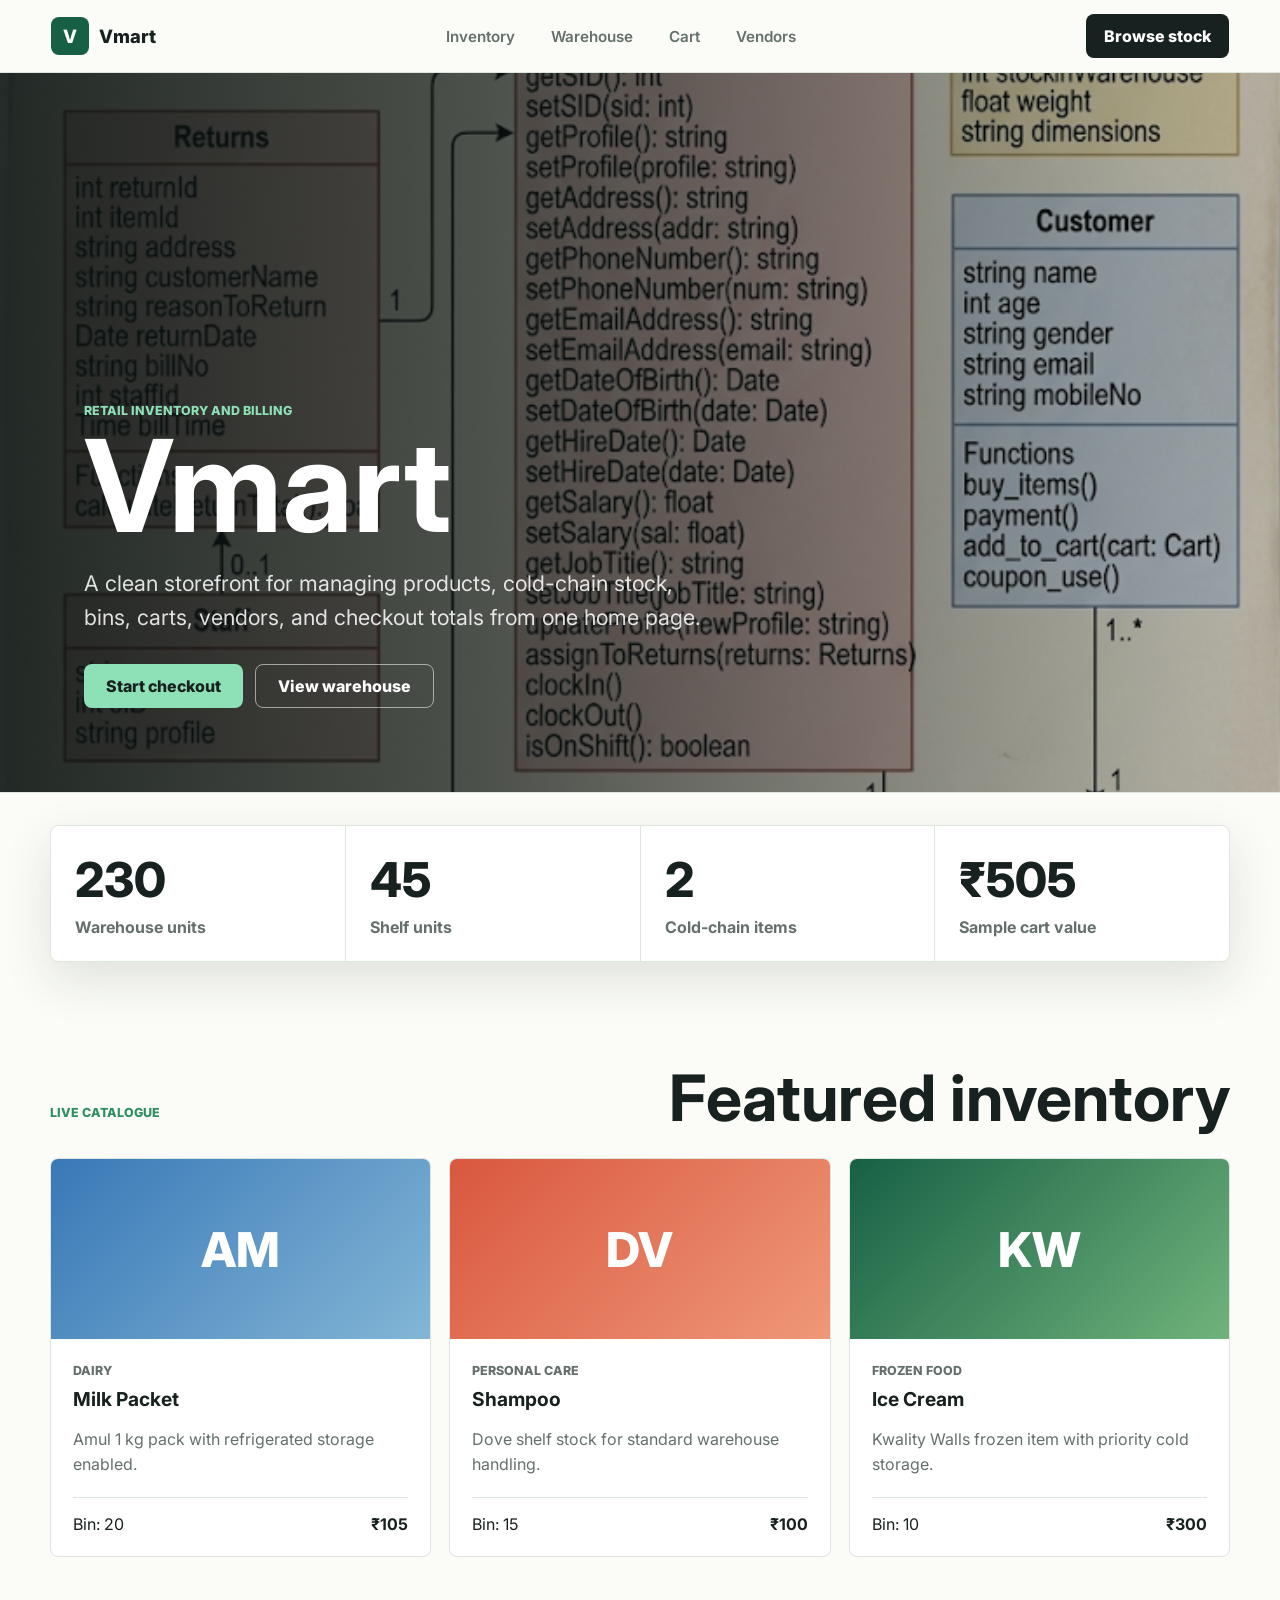
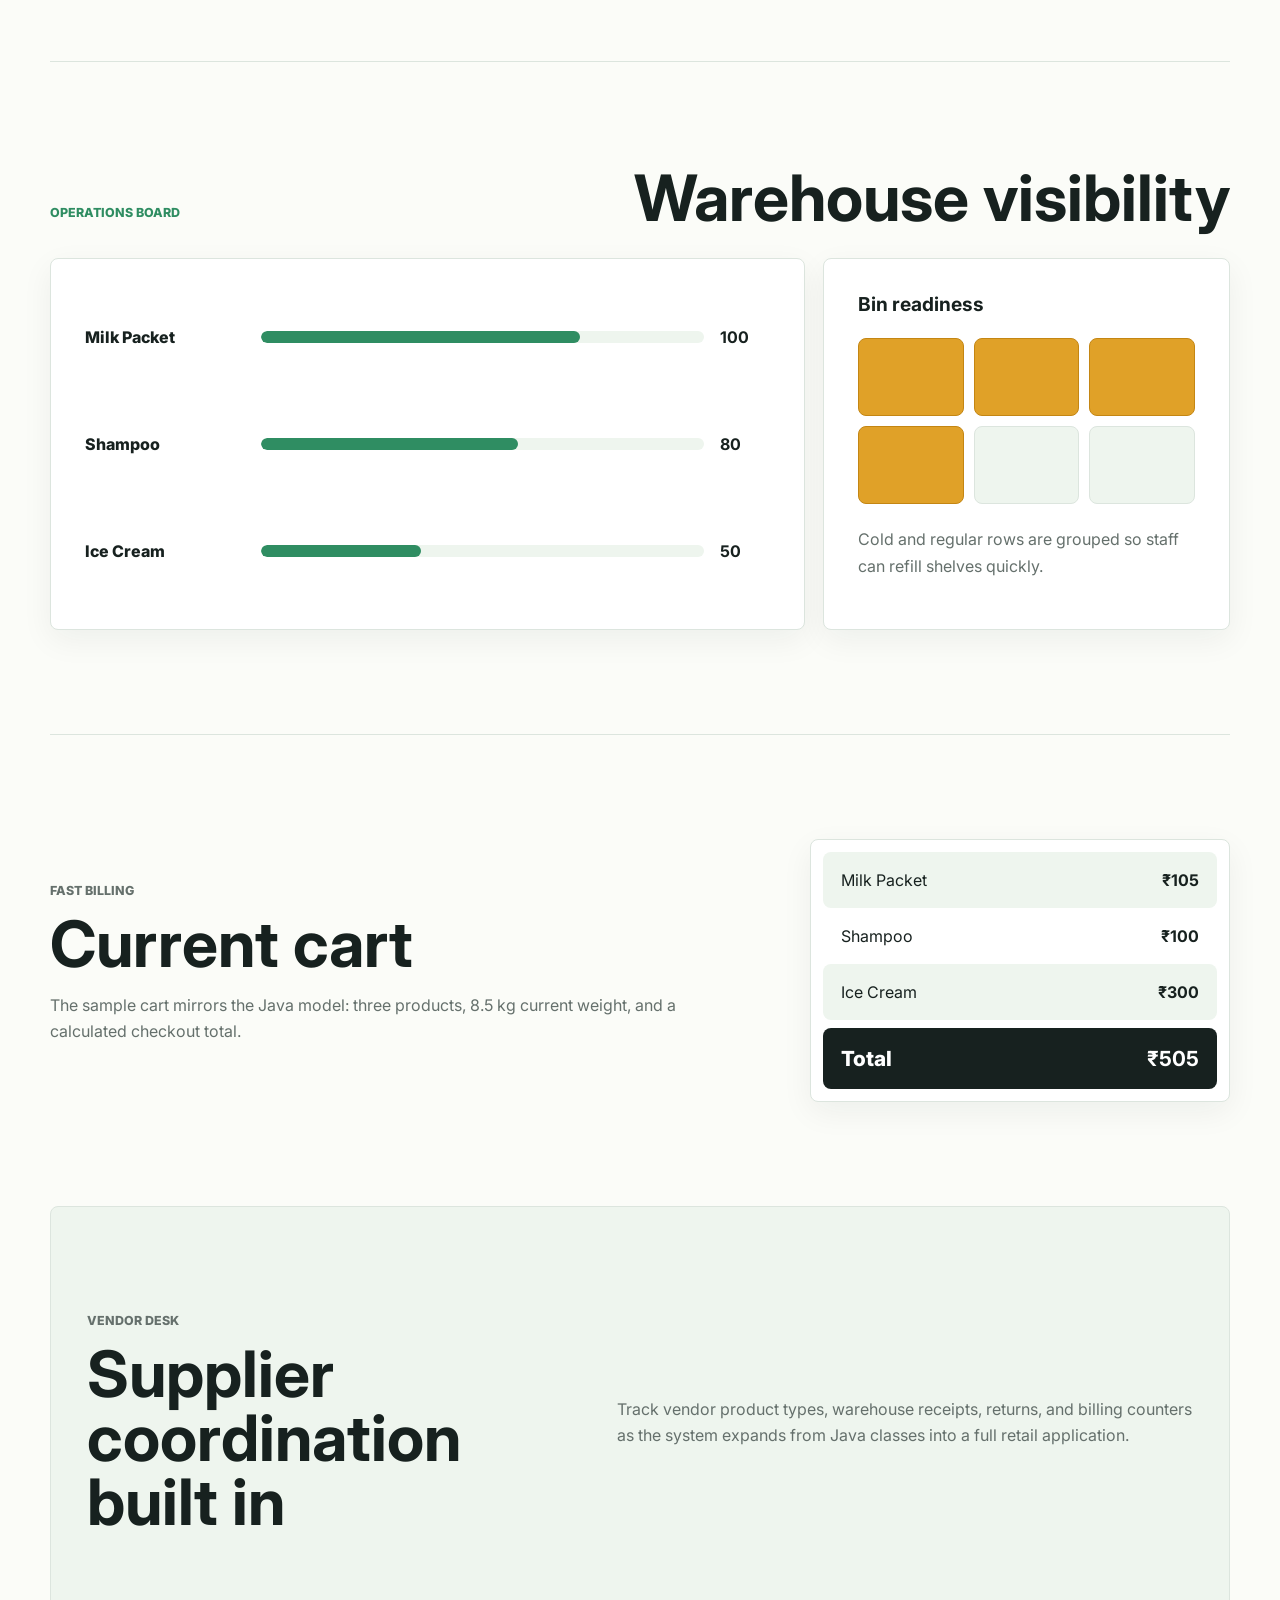
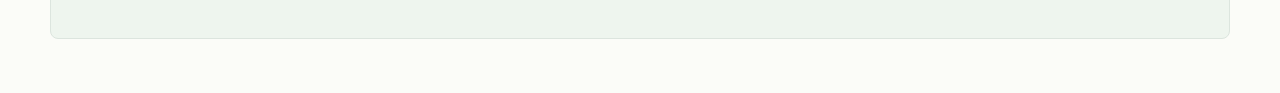
<file: src/main/resources/resources/index.html>
<!DOCTYPE html>
<html lang="en">
<head>
    <meta charset="UTF-8">
    <meta name="viewport" content="width=device-width, initial-scale=1.0">
    <title>Vmart | Smart Retail Inventory</title>
    <link rel="preconnect" href="https://fonts.googleapis.com">
    <link rel="preconnect" href="https://fonts.gstatic.com" crossorigin>
    <link href="https://fonts.googleapis.com/css2?family=Inter:wght@400;500;600;700;800&display=swap" rel="stylesheet">
    <link rel="stylesheet" href="style.css">
</head>
<body>
<header class="site-header">
    <a class="brand" href="#" aria-label="Vmart home">
        <span class="brand-mark">V</span>
        <span>Vmart</span>
    </a>
    <nav class="nav-links" aria-label="Primary navigation">
        <a href="#inventory">Inventory</a>
        <a href="#warehouse">Warehouse</a>
        <a href="#cart">Cart</a>
        <a href="#vendors">Vendors</a>
    </nav>
    <a class="header-action" href="#inventory">Browse stock</a>
</header>

<main>
    <section class="hero">
        <div class="hero-media" aria-hidden="true">
            <img src="../../img.png" alt="">
        </div>
        <div class="hero-content">
            <p class="eyebrow">Retail inventory and billing</p>
            <h1>Vmart</h1>
            <p class="hero-copy">
                A clean storefront for managing products, cold-chain stock, bins, carts, vendors, and checkout totals from one home page.
            </p>
            <div class="hero-actions">
                <a class="primary-button" href="#cart">Start checkout</a>
                <a class="secondary-button" href="#warehouse">View warehouse</a>
            </div>
        </div>
    </section>

    <section class="metrics" aria-label="Store summary">
        <article>
            <span class="metric-value">230</span>
            <span class="metric-label">Warehouse units</span>
        </article>
        <article>
            <span class="metric-value">45</span>
            <span class="metric-label">Shelf units</span>
        </article>
        <article>
            <span class="metric-value">2</span>
            <span class="metric-label">Cold-chain items</span>
        </article>
        <article>
            <span class="metric-value">₹505</span>
            <span class="metric-label">Sample cart value</span>
        </article>
    </section>

    <section id="inventory" class="section-shell">
        <div class="section-heading">
            <p class="eyebrow">Live catalogue</p>
            <h2>Featured inventory</h2>
        </div>
        <div class="product-grid">
            <article class="product-card">
                <div class="product-visual dairy">AM</div>
                <div class="product-info">
                    <p class="product-type">Dairy</p>
                    <h3>Milk Packet</h3>
                    <p>Amul 1 kg pack with refrigerated storage enabled.</p>
                    <div class="product-meta">
                        <span>Bin: 20</span>
                        <strong>₹105</strong>
                    </div>
                </div>
            </article>

            <article class="product-card">
                <div class="product-visual care">DV</div>
                <div class="product-info">
                    <p class="product-type">Personal care</p>
                    <h3>Shampoo</h3>
                    <p>Dove shelf stock for standard warehouse handling.</p>
                    <div class="product-meta">
                        <span>Bin: 15</span>
                        <strong>₹100</strong>
                    </div>
                </div>
            </article>

            <article class="product-card">
                <div class="product-visual frozen">KW</div>
                <div class="product-info">
                    <p class="product-type">Frozen food</p>
                    <h3>Ice Cream</h3>
                    <p>Kwality Walls frozen item with priority cold storage.</p>
                    <div class="product-meta">
                        <span>Bin: 10</span>
                        <strong>₹300</strong>
                    </div>
                </div>
            </article>
        </div>
    </section>

    <section id="warehouse" class="operations">
        <div class="section-heading">
            <p class="eyebrow">Operations board</p>
            <h2>Warehouse visibility</h2>
        </div>
        <div class="operations-layout">
            <div class="stock-panel">
                <div class="stock-row">
                    <span>Milk Packet</span>
                    <div class="stock-track"><span style="width: 72%"></span></div>
                    <strong>100</strong>
                </div>
                <div class="stock-row">
                    <span>Shampoo</span>
                    <div class="stock-track"><span style="width: 58%"></span></div>
                    <strong>80</strong>
                </div>
                <div class="stock-row">
                    <span>Ice Cream</span>
                    <div class="stock-track"><span style="width: 36%"></span></div>
                    <strong>50</strong>
                </div>
            </div>
            <div class="bin-panel">
                <h3>Bin readiness</h3>
                <div class="bin-grid" aria-label="Bin rows">
                    <span class="filled"></span>
                    <span class="filled"></span>
                    <span class="filled"></span>
                    <span class="filled"></span>
                    <span></span>
                    <span></span>
                </div>
                <p>Cold and regular rows are grouped so staff can refill shelves quickly.</p>
            </div>
        </div>
    </section>

    <section id="cart" class="checkout">
        <div>
            <p class="eyebrow">Fast billing</p>
            <h2>Current cart</h2>
            <p>
                The sample cart mirrors the Java model: three products, 8.5 kg current weight, and a calculated checkout total.
            </p>
        </div>
        <div class="cart-card">
            <div class="cart-line">
                <span>Milk Packet</span>
                <strong>₹105</strong>
            </div>
            <div class="cart-line">
                <span>Shampoo</span>
                <strong>₹100</strong>
            </div>
            <div class="cart-line">
                <span>Ice Cream</span>
                <strong>₹300</strong>
            </div>
            <div class="cart-total">
                <span>Total</span>
                <strong>₹505</strong>
            </div>
        </div>
    </section>

    <section id="vendors" class="vendor-strip">
        <div>
            <p class="eyebrow">Vendor desk</p>
            <h2>Supplier coordination built in</h2>
        </div>
        <p>
            Track vendor product types, warehouse receipts, returns, and billing counters as the system expands from Java classes into a full retail application.
        </p>
    </section>
</main>
</body>
</html>
</file>
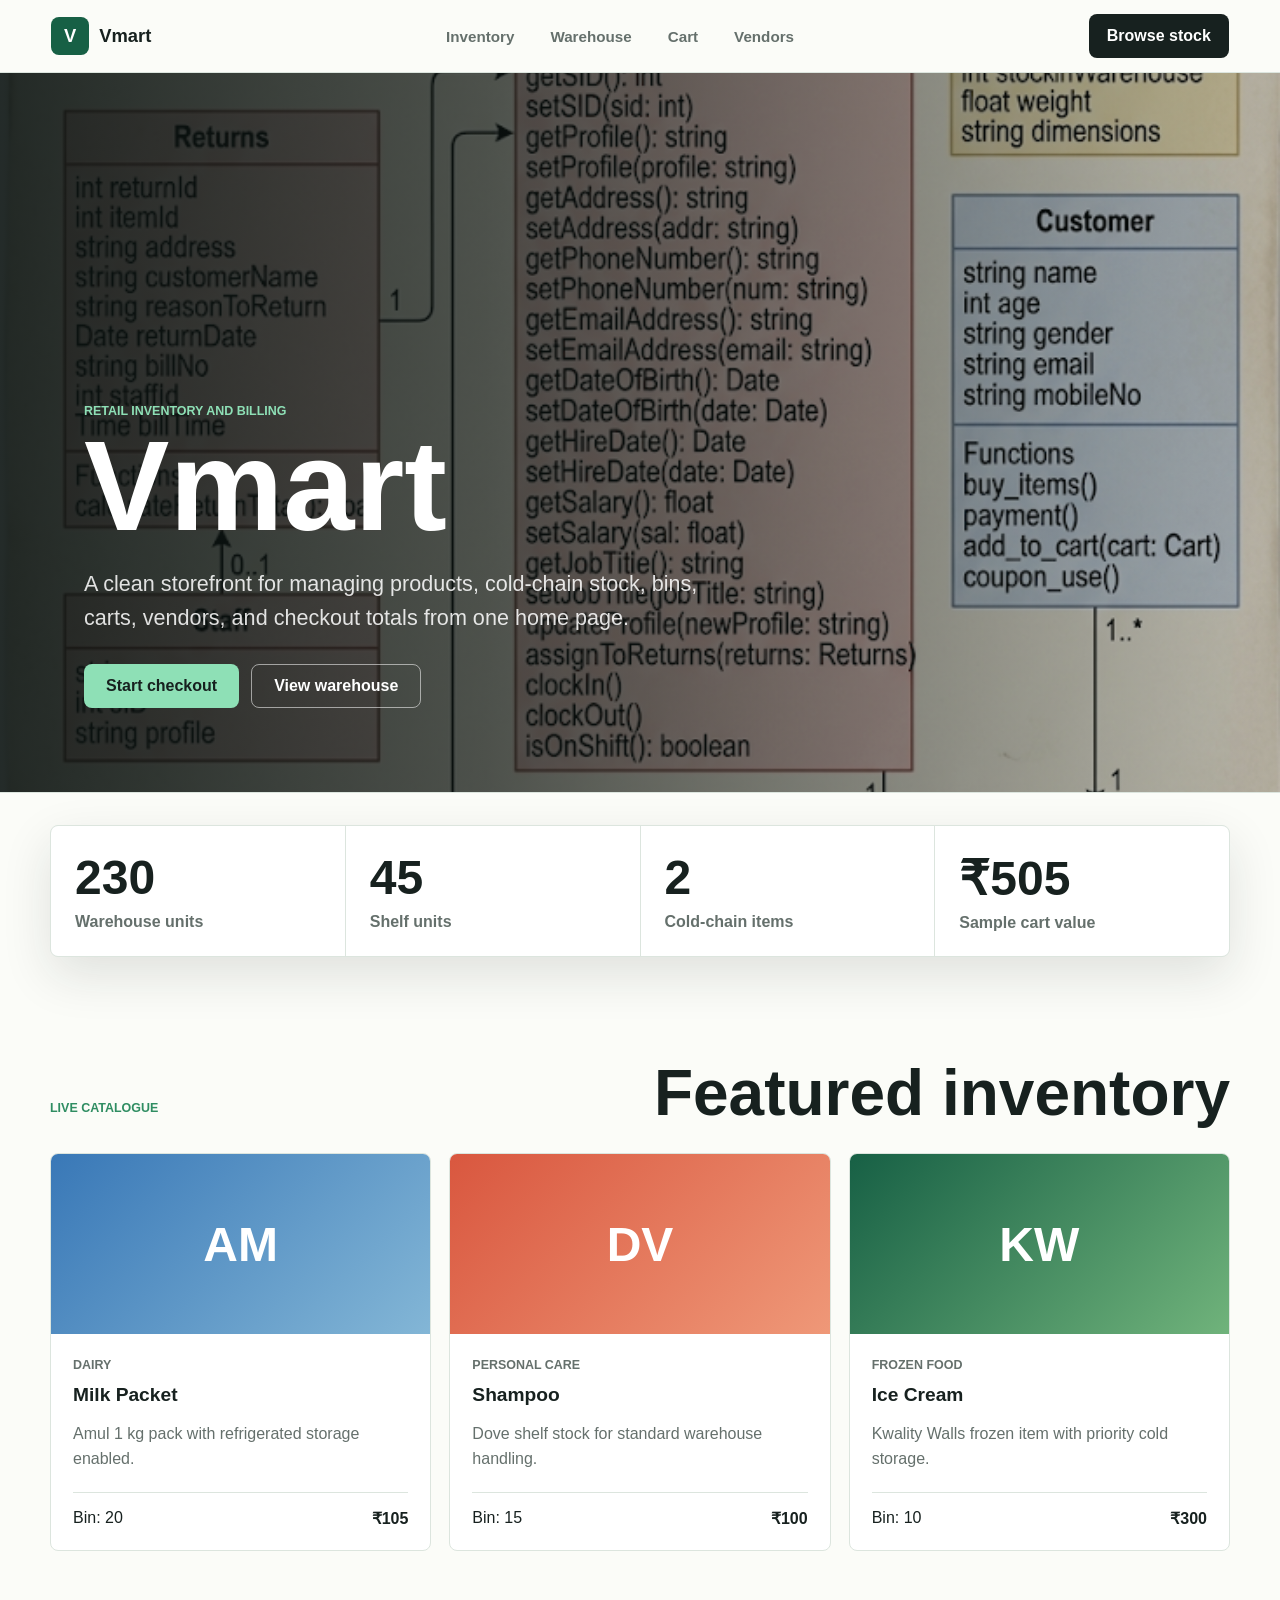
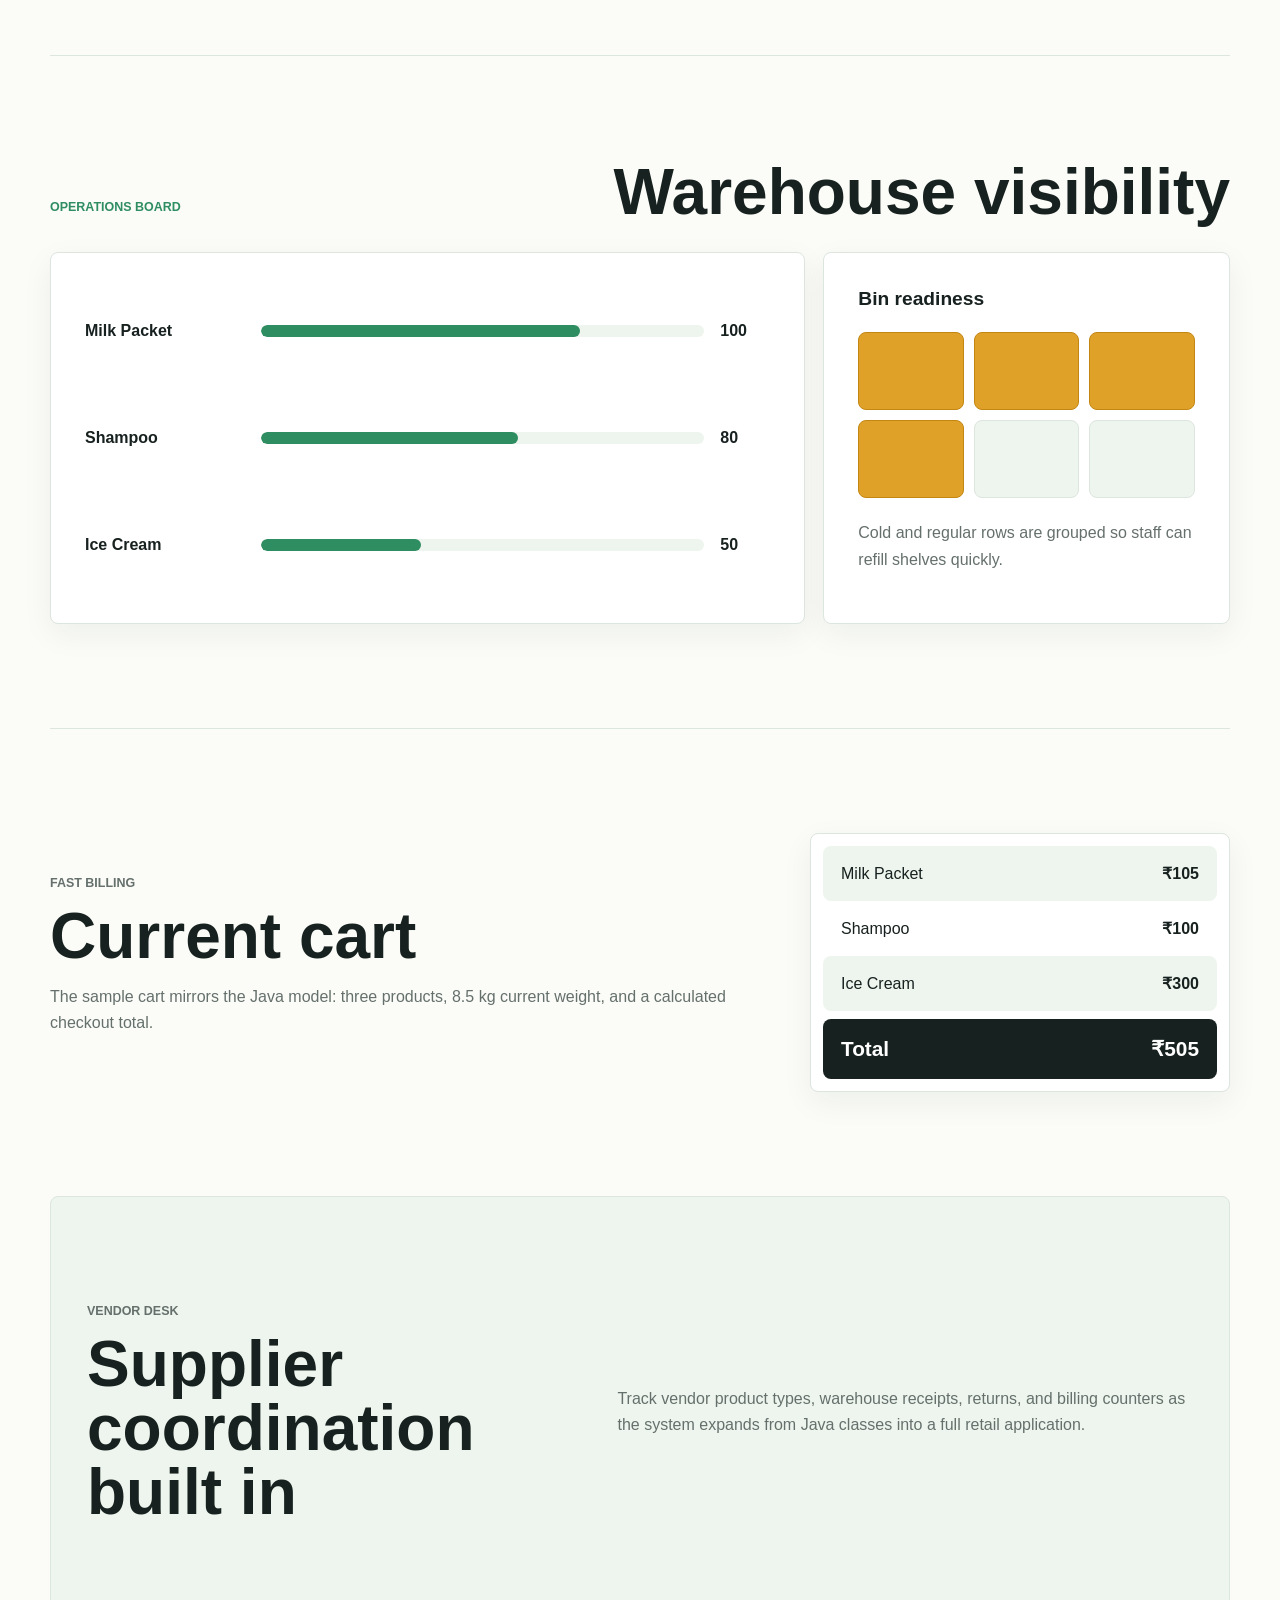
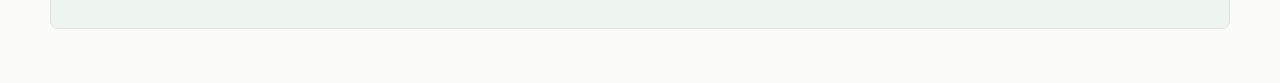
<file: src/main/resources/static/index.html>
<!DOCTYPE html>
<html lang="en">
<head>
  <meta charset="UTF-8">
  <meta name="viewport" content="width=device-width, initial-scale=1.0">
  <title>Vmart | Smart Retail Inventory</title>
  <link rel="stylesheet" href="style.css">
</head>
<body>
  <header class="site-header">
    <a class="brand" href="#" aria-label="Vmart home">
      <span class="brand-mark">V</span>
      <span>Vmart</span>
    </a>
    <nav class="nav-links" aria-label="Primary navigation">
      <a href="#inventory">Inventory</a>
      <a href="#warehouse">Warehouse</a>
      <a href="#cart">Cart</a>
      <a href="#vendors">Vendors</a>
    </nav>
    <a class="header-action" href="#inventory">Browse stock</a>
  </header>

  <main>
    <section class="hero">
      <div class="hero-media" aria-hidden="true">
        <img src="../../img.png" alt="">
      </div>
      <div class="hero-content">
        <p class="eyebrow">Retail inventory and billing</p>
        <h1>Vmart</h1>
        <p class="hero-copy">
          A clean storefront for managing products, cold-chain stock, bins, carts, vendors, and checkout totals from one home page.
        </p>
        <div class="hero-actions">
          <a class="primary-button" href="#cart">Start checkout</a>
          <a class="secondary-button" href="#warehouse">View warehouse</a>
        </div>
      </div>
    </section>

    <section class="metrics" aria-label="Store summary">
      <article>
        <span class="metric-value">230</span>
        <span class="metric-label">Warehouse units</span>
      </article>
      <article>
        <span class="metric-value">45</span>
        <span class="metric-label">Shelf units</span>
      </article>
      <article>
        <span class="metric-value">2</span>
        <span class="metric-label">Cold-chain items</span>
      </article>
      <article>
        <span class="metric-value">₹505</span>
        <span class="metric-label">Sample cart value</span>
      </article>
    </section>

    <section id="inventory" class="section-shell">
      <div class="section-heading">
        <p class="eyebrow">Live catalogue</p>
        <h2>Featured inventory</h2>
      </div>
      <div class="product-grid">
        <article class="product-card">
          <div class="product-visual dairy">AM</div>
          <div class="product-info">
            <p class="product-type">Dairy</p>
            <h3>Milk Packet</h3>
            <p>Amul 1 kg pack with refrigerated storage enabled.</p>
            <div class="product-meta">
              <span>Bin: 20</span>
              <strong>₹105</strong>
            </div>
          </div>
        </article>

        <article class="product-card">
          <div class="product-visual care">DV</div>
          <div class="product-info">
            <p class="product-type">Personal care</p>
            <h3>Shampoo</h3>
            <p>Dove shelf stock for standard warehouse handling.</p>
            <div class="product-meta">
              <span>Bin: 15</span>
              <strong>₹100</strong>
            </div>
          </div>
        </article>

        <article class="product-card">
          <div class="product-visual frozen">KW</div>
          <div class="product-info">
            <p class="product-type">Frozen food</p>
            <h3>Ice Cream</h3>
            <p>Kwality Walls frozen item with priority cold storage.</p>
            <div class="product-meta">
              <span>Bin: 10</span>
              <strong>₹300</strong>
            </div>
          </div>
        </article>
      </div>
    </section>

    <section id="warehouse" class="operations">
      <div class="section-heading">
        <p class="eyebrow">Operations board</p>
        <h2>Warehouse visibility</h2>
      </div>
      <div class="operations-layout">
        <div class="stock-panel">
          <div class="stock-row">
            <span>Milk Packet</span>
            <div class="stock-track"><span style="width: 72%"></span></div>
            <strong>100</strong>
          </div>
          <div class="stock-row">
            <span>Shampoo</span>
            <div class="stock-track"><span style="width: 58%"></span></div>
            <strong>80</strong>
          </div>
          <div class="stock-row">
            <span>Ice Cream</span>
            <div class="stock-track"><span style="width: 36%"></span></div>
            <strong>50</strong>
          </div>
        </div>
        <div class="bin-panel">
          <h3>Bin readiness</h3>
          <div class="bin-grid" aria-label="Bin rows">
            <span class="filled"></span>
            <span class="filled"></span>
            <span class="filled"></span>
            <span class="filled"></span>
            <span></span>
            <span></span>
          </div>
          <p>Cold and regular rows are grouped so staff can refill shelves quickly.</p>
        </div>
      </div>
    </section>

    <section id="cart" class="checkout">
      <div>
        <p class="eyebrow">Fast billing</p>
        <h2>Current cart</h2>
        <p>
          The sample cart mirrors the Java model: three products, 8.5 kg current weight, and a calculated checkout total.
        </p>
      </div>
      <div class="cart-card">
        <div class="cart-line">
          <span>Milk Packet</span>
          <strong>₹105</strong>
        </div>
        <div class="cart-line">
          <span>Shampoo</span>
          <strong>₹100</strong>
        </div>
        <div class="cart-line">
          <span>Ice Cream</span>
          <strong>₹300</strong>
        </div>
        <div class="cart-total">
          <span>Total</span>
          <strong>₹505</strong>
        </div>
      </div>
    </section>

    <section id="vendors" class="vendor-strip">
      <div>
        <p class="eyebrow">Vendor desk</p>
        <h2>Supplier coordination built in</h2>
      </div>
      <p>
        Track vendor product types, warehouse receipts, returns, and billing counters as the system expands from Java classes into a full retail application.
      </p>
    </section>
  </main>
</body>
</html>
</file>
<file: src/main/resources/resources/style.css>
:root {
    --ink: #17211f;
    --muted: #65706c;
    --line: #dce5de;
    --paper: #fbfcf8;
    --soft: #eef5ee;
    --mint: #2f8d62;
    --mint-dark: #176045;
    --coral: #d9573f;
    --gold: #e0a128;
    --blue: #3978b7;
    --shadow: 0 18px 50px rgba(23, 33, 31, 0.12);
}

* {
    box-sizing: border-box;
}

html {
    scroll-behavior: smooth;
}

body {
    margin: 0;
    background: var(--paper);
    color: var(--ink);
    font-family: Inter, Arial, sans-serif;
}

a {
    color: inherit;
    text-decoration: none;
}

.site-header {
    position: sticky;
    top: 0;
    z-index: 10;
    display: flex;
    align-items: center;
    justify-content: space-between;
    gap: 20px;
    min-height: 72px;
    padding: 14px clamp(18px, 4vw, 64px);
    background: rgba(251, 252, 248, 0.92);
    border-bottom: 1px solid var(--line);
    backdrop-filter: blur(16px);
}

.brand,
.nav-links,
.hero-actions,
.product-meta,
.cart-line,
.cart-total {
    display: flex;
    align-items: center;
}

.brand {
    gap: 10px;
    font-size: 1.15rem;
    font-weight: 800;
}

.brand-mark {
    display: grid;
    width: 38px;
    height: 38px;
    place-items: center;
    color: white;
    background: var(--mint-dark);
    border-radius: 8px;
}

.nav-links {
    gap: clamp(14px, 3vw, 36px);
    color: var(--muted);
    font-size: 0.95rem;
    font-weight: 600;
}

.nav-links a:hover {
    color: var(--mint-dark);
}

.header-action,
.primary-button,
.secondary-button {
    display: inline-flex;
    min-height: 44px;
    align-items: center;
    justify-content: center;
    border-radius: 8px;
    font-weight: 800;
}

.header-action {
    padding: 0 18px;
    color: white;
    background: var(--ink);
}

.hero {
    position: relative;
    min-height: min(720px, calc(100vh - 72px));
    display: grid;
    align-items: end;
    overflow: hidden;
    padding: clamp(34px, 7vw, 84px);
    border-bottom: 1px solid var(--line);
}

.hero::after {
    position: absolute;
    inset: 0;
    content: "";
    background: linear-gradient(90deg, rgba(12, 20, 18, 0.9) 0%, rgba(12, 20, 18, 0.72) 38%, rgba(12, 20, 18, 0.25) 100%);
}

.hero-media {
    position: absolute;
    inset: 0;
}

.hero-media img {
    width: 100%;
    height: 100%;
    object-fit: cover;
    filter: saturate(0.85) contrast(1.02);
}

.hero-content {
    position: relative;
    z-index: 1;
    max-width: 720px;
    color: white;
}

.eyebrow {
    margin: 0 0 10px;
    color: var(--mint);
    font-size: 0.78rem;
    font-weight: 800;
    letter-spacing: 0;
    text-transform: uppercase;
}

.hero .eyebrow {
    color: #8ee0b6;
}

h1,
h2,
h3,
p {
    overflow-wrap: anywhere;
}

h1 {
    margin: 0;
    font-size: clamp(4rem, 11vw, 8rem);
    line-height: 0.9;
    letter-spacing: 0;
}

h2 {
    margin: 0;
    font-size: clamp(2rem, 5vw, 4rem);
    line-height: 1;
    letter-spacing: 0;
}

h3 {
    margin: 0;
    font-size: 1.2rem;
    line-height: 1.2;
}

.hero-copy {
    max-width: 620px;
    margin: 24px 0 0;
    color: rgba(255, 255, 255, 0.86);
    font-size: clamp(1.05rem, 2vw, 1.35rem);
    line-height: 1.55;
}

.hero-actions {
    flex-wrap: wrap;
    gap: 12px;
    margin-top: 30px;
}

.primary-button,
.secondary-button {
    padding: 0 22px;
}

.primary-button {
    color: var(--ink);
    background: #8ee0b6;
}

.secondary-button {
    color: white;
    border: 1px solid rgba(255, 255, 255, 0.54);
}

.metrics,
.section-shell,
.operations,
.checkout,
.vendor-strip {
    width: min(1180px, calc(100% - 36px));
    margin: 0 auto;
}

.metrics {
    display: grid;
    grid-template-columns: repeat(4, 1fr);
    gap: 1px;
    overflow: hidden;
    margin-top: 32px;
    background: var(--line);
    border: 1px solid var(--line);
    border-radius: 8px;
    box-shadow: var(--shadow);
}

.metrics article {
    min-height: 126px;
    padding: 24px;
    background: white;
}

.metric-value,
.metric-label {
    display: block;
}

.metric-value {
    font-size: clamp(1.9rem, 4vw, 3rem);
    font-weight: 800;
}

.metric-label {
    margin-top: 8px;
    color: var(--muted);
    font-weight: 700;
}

.section-shell,
.operations,
.checkout,
.vendor-strip {
    padding: clamp(58px, 9vw, 104px) 0;
}

.section-heading {
    display: flex;
    align-items: end;
    justify-content: space-between;
    gap: 24px;
    margin-bottom: 28px;
}

.product-grid {
    display: grid;
    grid-template-columns: repeat(3, 1fr);
    gap: 18px;
}

.product-card {
    display: grid;
    grid-template-rows: 180px 1fr;
    overflow: hidden;
    background: white;
    border: 1px solid var(--line);
    border-radius: 8px;
}

.product-visual {
    display: grid;
    place-items: center;
    color: white;
    font-size: 3rem;
    font-weight: 800;
}

.product-visual.dairy {
    background: linear-gradient(135deg, var(--blue), #83b6d6);
}

.product-visual.care {
    background: linear-gradient(135deg, var(--coral), #ef9878);
}

.product-visual.frozen {
    background: linear-gradient(135deg, var(--mint-dark), #70b37b);
}

.product-info {
    padding: 22px;
}

.product-info p {
    color: var(--muted);
    line-height: 1.55;
}

.product-type {
    margin: 0 0 8px;
    color: var(--mint-dark);
    font-size: 0.78rem;
    font-weight: 800;
    text-transform: uppercase;
}

.product-meta {
    justify-content: space-between;
    gap: 14px;
    margin-top: 20px;
    padding-top: 16px;
    border-top: 1px solid var(--line);
}

.operations {
    border-top: 1px solid var(--line);
    border-bottom: 1px solid var(--line);
}

.operations-layout {
    display: grid;
    grid-template-columns: minmax(0, 1.3fr) minmax(280px, 0.7fr);
    gap: 18px;
}

.stock-panel,
.bin-panel,
.cart-card {
    background: white;
    border: 1px solid var(--line);
    border-radius: 8px;
    box-shadow: 0 10px 32px rgba(23, 33, 31, 0.06);
}

.stock-panel {
    display: grid;
    gap: 18px;
    padding: clamp(20px, 4vw, 34px);
}

.stock-row {
    display: grid;
    grid-template-columns: minmax(110px, 160px) 1fr 50px;
    align-items: center;
    gap: 16px;
    font-weight: 800;
}

.stock-track {
    height: 12px;
    overflow: hidden;
    background: var(--soft);
    border-radius: 999px;
}

.stock-track span {
    display: block;
    height: 100%;
    background: var(--mint);
    border-radius: inherit;
}

.bin-panel {
    padding: clamp(20px, 4vw, 34px);
}

.bin-grid {
    display: grid;
    grid-template-columns: repeat(3, 1fr);
    gap: 10px;
    margin: 22px 0;
}

.bin-grid span {
    aspect-ratio: 1.35;
    background: var(--soft);
    border: 1px solid var(--line);
    border-radius: 8px;
}

.bin-grid .filled {
    background: var(--gold);
    border-color: #c48613;
}

.bin-panel p,
.checkout p,
.vendor-strip p {
    color: var(--muted);
    line-height: 1.65;
}

.checkout {
    display: grid;
    grid-template-columns: minmax(0, 1fr) minmax(300px, 420px);
    align-items: center;
    gap: clamp(28px, 7vw, 82px);
}

.cart-card {
    padding: 12px;
}

.cart-line,
.cart-total {
    justify-content: space-between;
    gap: 16px;
    padding: 18px;
    border-radius: 8px;
}

.cart-line:nth-child(odd) {
    background: var(--soft);
}

.cart-total {
    margin-top: 8px;
    color: white;
    background: var(--ink);
    font-size: 1.3rem;
    font-weight: 800;
}

.vendor-strip {
    display: grid;
    grid-template-columns: 0.8fr 1fr;
    gap: clamp(22px, 6vw, 70px);
    align-items: center;
    margin-bottom: 54px;
    padding-inline: clamp(20px, 4vw, 36px);
    background: #eef5ee;
    border: 1px solid var(--line);
    border-radius: 8px;
}

@media (max-width: 840px) {
    .site-header {
        align-items: flex-start;
        flex-direction: column;
    }

    .nav-links {
        width: 100%;
        overflow-x: auto;
        padding-bottom: 4px;
    }

    .header-action {
        display: none;
    }

    .hero {
        min-height: 640px;
    }

    .hero::after {
        background: rgba(12, 20, 18, 0.78);
    }

    .metrics,
    .product-grid,
    .operations-layout,
    .checkout,
    .vendor-strip {
        grid-template-columns: 1fr;
    }

    .metrics {
        margin-top: 24px;
    }

    .section-heading {
        align-items: flex-start;
        flex-direction: column;
    }

    .stock-row {
        grid-template-columns: 1fr;
        gap: 9px;
    }
}

@media (max-width: 520px) {
    .hero {
        padding: 28px 18px;
    }

    .metrics,
    .section-shell,
    .operations,
    .checkout,
    .vendor-strip {
        width: min(100% - 24px, 1180px);
    }

    .product-card {
        grid-template-rows: 150px 1fr;
    }
}
</file>
<file: src/main/resources/static/style.css>
:root {
  --ink: #17211f;
  --muted: #65706c;
  --line: #dce5de;
  --paper: #fbfcf8;
  --soft: #eef5ee;
  --mint: #2f8d62;
  --mint-dark: #176045;
  --coral: #d9573f;
  --gold: #e0a128;
  --blue: #3978b7;
  --shadow: 0 18px 50px rgba(23, 33, 31, 0.12);
}

* {
  box-sizing: border-box;
}

html {
  scroll-behavior: smooth;
}

body {
  margin: 0;
  background: var(--paper);
  color: var(--ink);
  font-family: "Segoe UI", Arial, sans-serif;
}

a {
  color: inherit;
  text-decoration: none;
}

.site-header {
  position: sticky;
  top: 0;
  z-index: 10;
  display: flex;
  align-items: center;
  justify-content: space-between;
  gap: 20px;
  min-height: 72px;
  padding: 14px clamp(18px, 4vw, 64px);
  background: rgba(251, 252, 248, 0.92);
  border-bottom: 1px solid var(--line);
  backdrop-filter: blur(16px);
}

.brand,
.nav-links,
.hero-actions,
.product-meta,
.cart-line,
.cart-total {
  display: flex;
  align-items: center;
}

.brand {
  gap: 10px;
  font-size: 1.15rem;
  font-weight: 800;
}

.brand-mark {
  display: grid;
  width: 38px;
  height: 38px;
  place-items: center;
  color: white;
  background: var(--mint-dark);
  border-radius: 8px;
}

.nav-links {
  gap: clamp(14px, 3vw, 36px);
  color: var(--muted);
  font-size: 0.95rem;
  font-weight: 600;
}

.nav-links a:hover {
  color: var(--mint-dark);
}

.header-action,
.primary-button,
.secondary-button {
  display: inline-flex;
  min-height: 44px;
  align-items: center;
  justify-content: center;
  border-radius: 8px;
  font-weight: 800;
}

.header-action {
  padding: 0 18px;
  color: white;
  background: var(--ink);
}

.hero {
  position: relative;
  min-height: min(720px, calc(100vh - 72px));
  display: grid;
  align-items: end;
  overflow: hidden;
  padding: clamp(34px, 7vw, 84px);
  border-bottom: 1px solid var(--line);
}

.hero::after {
  position: absolute;
  inset: 0;
  content: "";
  background: linear-gradient(90deg, rgba(12, 20, 18, 0.9) 0%, rgba(12, 20, 18, 0.72) 38%, rgba(12, 20, 18, 0.25) 100%);
}

.hero-media {
  position: absolute;
  inset: 0;
}

.hero-media img {
  width: 100%;
  height: 100%;
  object-fit: cover;
  filter: saturate(0.85) contrast(1.02);
}

.hero-content {
  position: relative;
  z-index: 1;
  max-width: 720px;
  color: white;
}

.eyebrow {
  margin: 0 0 10px;
  color: var(--mint);
  font-size: 0.78rem;
  font-weight: 800;
  letter-spacing: 0;
  text-transform: uppercase;
}

.hero .eyebrow {
  color: #8ee0b6;
}

h1,
h2,
h3,
p {
  overflow-wrap: anywhere;
}

h1 {
  margin: 0;
  font-size: clamp(4rem, 11vw, 8rem);
  line-height: 0.9;
  letter-spacing: 0;
}

h2 {
  margin: 0;
  font-size: clamp(2rem, 5vw, 4rem);
  line-height: 1;
  letter-spacing: 0;
}

h3 {
  margin: 0;
  font-size: 1.2rem;
  line-height: 1.2;
}

.hero-copy {
  max-width: 620px;
  margin: 24px 0 0;
  color: rgba(255, 255, 255, 0.86);
  font-size: clamp(1.05rem, 2vw, 1.35rem);
  line-height: 1.55;
}

.hero-actions {
  flex-wrap: wrap;
  gap: 12px;
  margin-top: 30px;
}

.primary-button,
.secondary-button {
  padding: 0 22px;
}

.primary-button {
  color: var(--ink);
  background: #8ee0b6;
}

.secondary-button {
  color: white;
  border: 1px solid rgba(255, 255, 255, 0.54);
}

.metrics,
.section-shell,
.operations,
.checkout,
.vendor-strip {
  width: min(1180px, calc(100% - 36px));
  margin: 0 auto;
}

.metrics {
  display: grid;
  grid-template-columns: repeat(4, 1fr);
  gap: 1px;
  overflow: hidden;
  margin-top: 32px;
  background: var(--line);
  border: 1px solid var(--line);
  border-radius: 8px;
  box-shadow: var(--shadow);
}

.metrics article {
  min-height: 126px;
  padding: 24px;
  background: white;
}

.metric-value,
.metric-label {
  display: block;
}

.metric-value {
  font-size: clamp(1.9rem, 4vw, 3rem);
  font-weight: 800;
}

.metric-label {
  margin-top: 8px;
  color: var(--muted);
  font-weight: 700;
}

.section-shell,
.operations,
.checkout,
.vendor-strip {
  padding: clamp(58px, 9vw, 104px) 0;
}

.section-heading {
  display: flex;
  align-items: end;
  justify-content: space-between;
  gap: 24px;
  margin-bottom: 28px;
}

.product-grid {
  display: grid;
  grid-template-columns: repeat(3, 1fr);
  gap: 18px;
}

.product-card {
  display: grid;
  grid-template-rows: 180px 1fr;
  overflow: hidden;
  background: white;
  border: 1px solid var(--line);
  border-radius: 8px;
}

.product-visual {
  display: grid;
  place-items: center;
  color: white;
  font-size: 3rem;
  font-weight: 800;
}

.product-visual.dairy {
  background: linear-gradient(135deg, var(--blue), #83b6d6);
}

.product-visual.care {
  background: linear-gradient(135deg, var(--coral), #ef9878);
}

.product-visual.frozen {
  background: linear-gradient(135deg, var(--mint-dark), #70b37b);
}

.product-info {
  padding: 22px;
}

.product-info p {
  color: var(--muted);
  line-height: 1.55;
}

.product-type {
  margin: 0 0 8px;
  color: var(--mint-dark);
  font-size: 0.78rem;
  font-weight: 800;
  text-transform: uppercase;
}

.product-meta {
  justify-content: space-between;
  gap: 14px;
  margin-top: 20px;
  padding-top: 16px;
  border-top: 1px solid var(--line);
}

.operations {
  border-top: 1px solid var(--line);
  border-bottom: 1px solid var(--line);
}

.operations-layout {
  display: grid;
  grid-template-columns: minmax(0, 1.3fr) minmax(280px, 0.7fr);
  gap: 18px;
}

.stock-panel,
.bin-panel,
.cart-card {
  background: white;
  border: 1px solid var(--line);
  border-radius: 8px;
  box-shadow: 0 10px 32px rgba(23, 33, 31, 0.06);
}

.stock-panel {
  display: grid;
  gap: 18px;
  padding: clamp(20px, 4vw, 34px);
}

.stock-row {
  display: grid;
  grid-template-columns: minmax(110px, 160px) 1fr 50px;
  align-items: center;
  gap: 16px;
  font-weight: 800;
}

.stock-track {
  height: 12px;
  overflow: hidden;
  background: var(--soft);
  border-radius: 999px;
}

.stock-track span {
  display: block;
  height: 100%;
  background: var(--mint);
  border-radius: inherit;
}

.bin-panel {
  padding: clamp(20px, 4vw, 34px);
}

.bin-grid {
  display: grid;
  grid-template-columns: repeat(3, 1fr);
  gap: 10px;
  margin: 22px 0;
}

.bin-grid span {
  aspect-ratio: 1.35;
  background: var(--soft);
  border: 1px solid var(--line);
  border-radius: 8px;
}

.bin-grid .filled {
  background: var(--gold);
  border-color: #c48613;
}

.bin-panel p,
.checkout p,
.vendor-strip p {
  color: var(--muted);
  line-height: 1.65;
}

.checkout {
  display: grid;
  grid-template-columns: minmax(0, 1fr) minmax(300px, 420px);
  align-items: center;
  gap: clamp(28px, 7vw, 82px);
}

.cart-card {
  padding: 12px;
}

.cart-line,
.cart-total {
  justify-content: space-between;
  gap: 16px;
  padding: 18px;
  border-radius: 8px;
}

.cart-line:nth-child(odd) {
  background: var(--soft);
}

.cart-total {
  margin-top: 8px;
  color: white;
  background: var(--ink);
  font-size: 1.3rem;
  font-weight: 800;
}

.vendor-strip {
  display: grid;
  grid-template-columns: 0.8fr 1fr;
  gap: clamp(22px, 6vw, 70px);
  align-items: center;
  margin-bottom: 54px;
  padding-inline: clamp(20px, 4vw, 36px);
  background: #eef5ee;
  border: 1px solid var(--line);
  border-radius: 8px;
}

@media (max-width: 840px) {
  .site-header {
    align-items: flex-start;
    flex-direction: column;
  }

  .nav-links {
    width: 100%;
    overflow-x: auto;
    padding-bottom: 4px;
  }

  .header-action {
    display: none;
  }

  .hero {
    min-height: 640px;
  }

  .hero::after {
    background: rgba(12, 20, 18, 0.78);
  }

  .metrics,
  .product-grid,
  .operations-layout,
  .checkout,
  .vendor-strip {
    grid-template-columns: 1fr;
  }

  .metrics {
    margin-top: 24px;
  }

  .section-heading {
    align-items: flex-start;
    flex-direction: column;
  }

  .stock-row {
    grid-template-columns: 1fr;
    gap: 9px;
  }
}

@media (max-width: 520px) {
  .hero {
    padding: 28px 18px;
  }

  .metrics,
  .section-shell,
  .operations,
  .checkout,
  .vendor-strip {
    width: min(100% - 24px, 1180px);
  }

  .product-card {
    grid-template-rows: 150px 1fr;
  }
}
</file>
